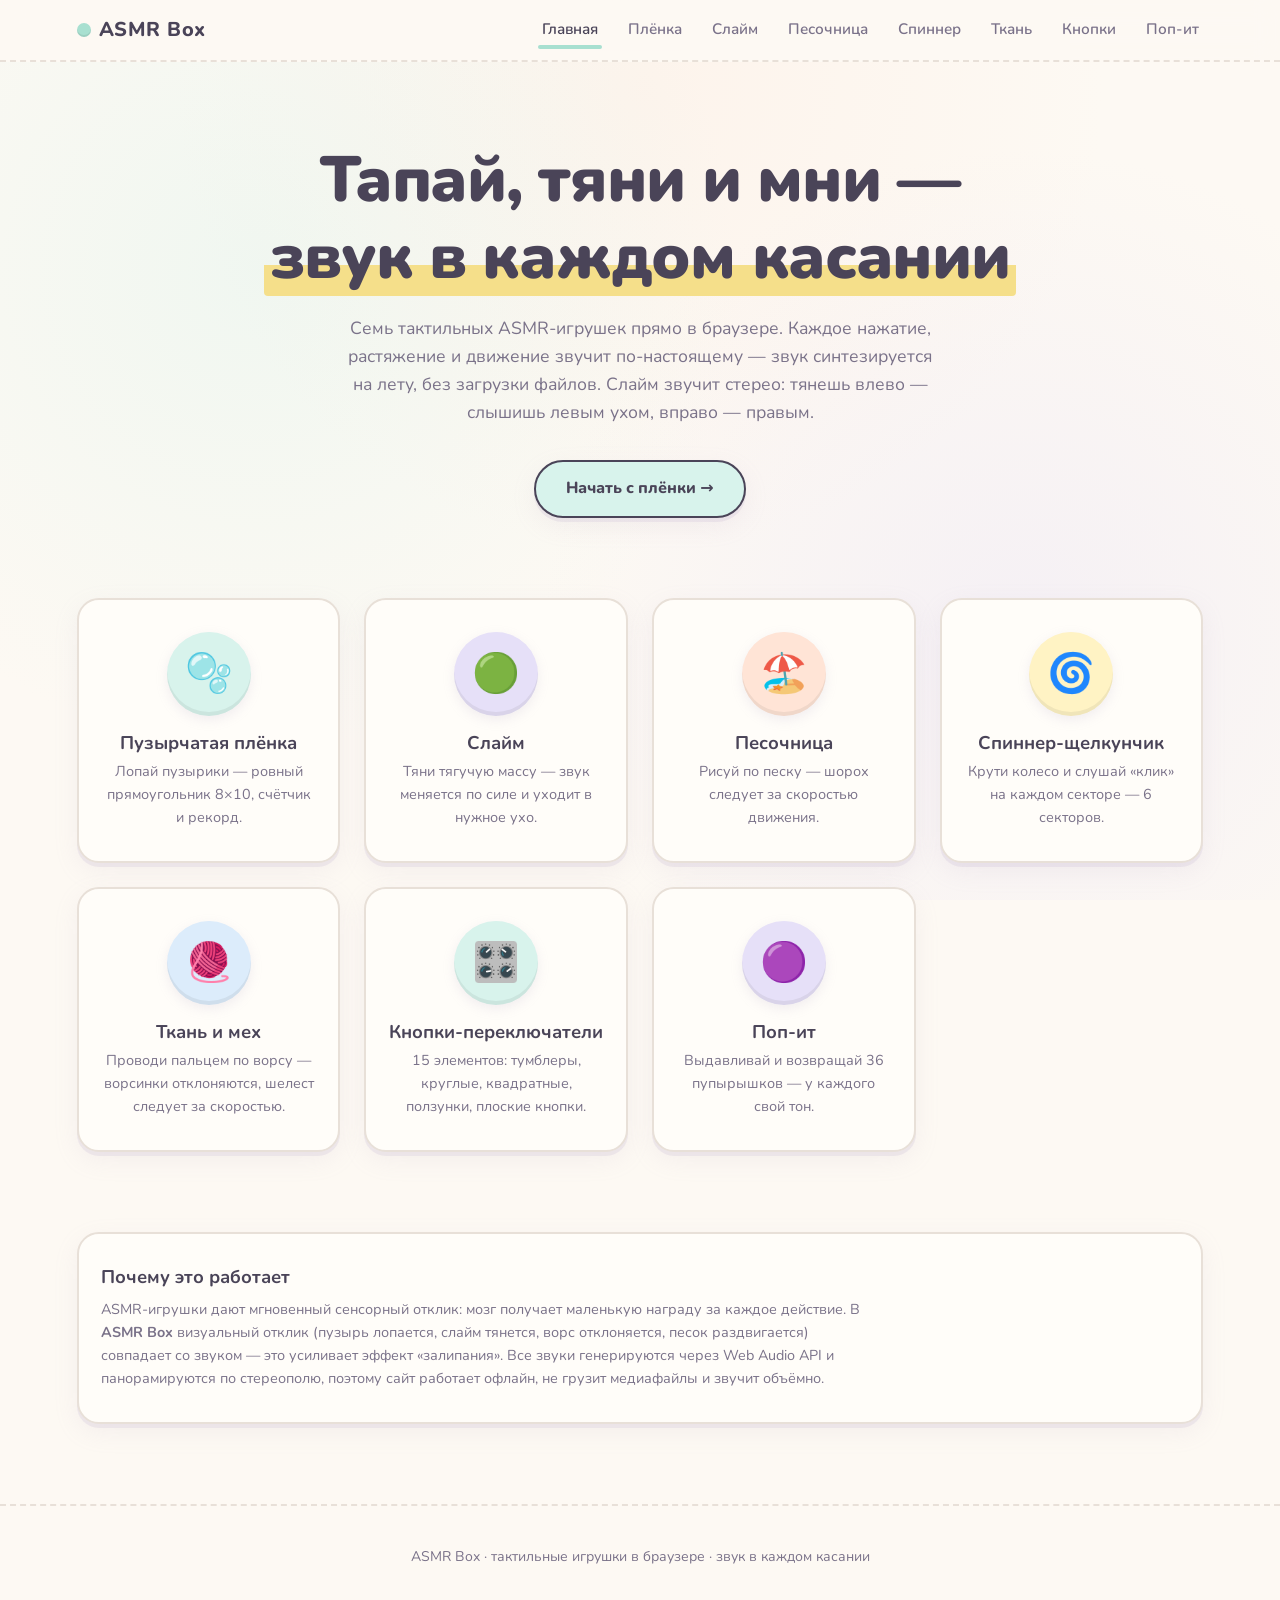
<file: index.html>
<!DOCTYPE html>
<html lang="ru">
<head>
  <meta charset="UTF-8">
  <meta name="viewport" content="width=device-width, initial-scale=1.0">
  <title>ASMR Box — тактильные игрушки в браузере</title>
  <meta name="description" content="7 ASMR-игрушек со звуком: пузырчатая плёнка, слайм, песочница, спиннер, ткань, кнопки и поп-ит. Тапай, тяни, мни — всё в браузере, без регистрации.">
  <link rel="preconnect" href="https://fonts.googleapis.com">
  <link rel="preconnect" href="https://fonts.gstatic.com" crossorigin>
  <link href="https://fonts.googleapis.com/css2?family=Nunito:wght@400;600;700;800;900&display=swap" rel="stylesheet">
  <link rel="stylesheet" href="style.css">
</head>
<body>
  <nav>
    <div class="logo"><span class="dot"></span> ASMR Box</div>
    <ul>
      <li><a href="index.html" class="active">Главная</a></li>
      <li><a href="pop.html">Плёнка</a></li>
      <li><a href="slime.html">Слайм</a></li>
      <li><a href="sand.html">Песочница</a></li>
      <li><a href="spinner.html">Спиннер</a></li>
      <li><a href="fabric.html">Ткань</a></li>
      <li><a href="switches.html">Кнопки</a></li>
      <li><a href="popit.html">Поп-ит</a></li>
    </ul>
  </nav>

  <header class="hero">
    <h1>Тапай, тяни и мни —<br><span class="hl">звук в каждом касании</span></h1>
    <p>
      Семь тактильных ASMR-игрушек прямо в браузере. Каждое нажатие, растяжение
      и движение звучит по-настоящему — звук синтезируется на лету, без загрузки
      файлов. Слайм звучит стерео: тянешь влево — слышишь левым ухом, вправо — правым.
    </p>
    <a href="pop.html" class="btn mint">Начать с плёнки →</a>
  </header>

  <section class="zones">
    <a href="pop.html" class="zone-card">
      <div class="zone-icon mint">🫧</div>
      <h3>Пузырчатая плёнка</h3>
      <p>Лопай пузырики — ровный прямоугольник 8×10, счётчик и рекорд.</p>
    </a>

    <a href="slime.html" class="zone-card">
      <div class="zone-icon lav">🟢</div>
      <h3>Слайм</h3>
      <p>Тяни тягучую массу — звук меняется по силе и уходит в нужное ухо.</p>
    </a>

    <a href="sand.html" class="zone-card">
      <div class="zone-icon peach">🏖️</div>
      <h3>Песочница</h3>
      <p>Рисуй по песку — шорох следует за скоростью движения.</p>
    </a>

    <a href="spinner.html" class="zone-card">
      <div class="zone-icon butter">🌀</div>
      <h3>Спиннер-щелкунчик</h3>
      <p>Крути колесо и слушай «клик» на каждом секторе — 6 секторов.</p>
    </a>

    <a href="fabric.html" class="zone-card">
      <div class="zone-icon sky">🧶</div>
      <h3>Ткань и мех</h3>
      <p>Проводи пальцем по ворсу — ворсинки отклоняются, шелест следует за скоростью.</p>
    </a>

    <a href="switches.html" class="zone-card">
      <div class="zone-icon mint">🎛️</div>
      <h3>Кнопки-переключатели</h3>
      <p>15 элементов: тумблеры, круглые, квадратные, ползунки, плоские кнопки.</p>
    </a>

    <a href="popit.html" class="zone-card">
      <div class="zone-icon lav">🟣</div>
      <h3>Поп-ит</h3>
      <p>Выдавливай и возвращай 36 пупырышков — у каждого свой тон.</p>
    </a>
  </section>

  <section class="zones" style="padding-top:0;">
    <div class="zone-card" style="cursor:default;text-align:left;grid-column:1/-1;align-items:flex-start;">
      <h3 style="margin-bottom:10px;">Почему это работает</h3>
      <p style="color:var(--ink-soft);max-width:760px;">
        ASMR-игрушки дают мгновенный сенсорный отклик: мозг получает маленькую
        награду за каждое действие. В <b>ASMR Box</b> визуальный отклик (пузырь
        лопается, слайм тянется, ворс отклоняется, песок раздвигается) совпадает
        со звуком — это усиливает эффект «залипания». Все звуки генерируются через
        Web Audio API и панорамируются по стереополю, поэтому сайт работает офлайн,
        не грузит медиафайлы и звучит объёмно.
      </p>
    </div>
  </section>

  <footer>
    <p>ASMR Box · тактильные игрушки в браузере · звук в каждом касании</p>
  </footer>

  <script src="audio.js"></script>
</body>
</html>
</file>
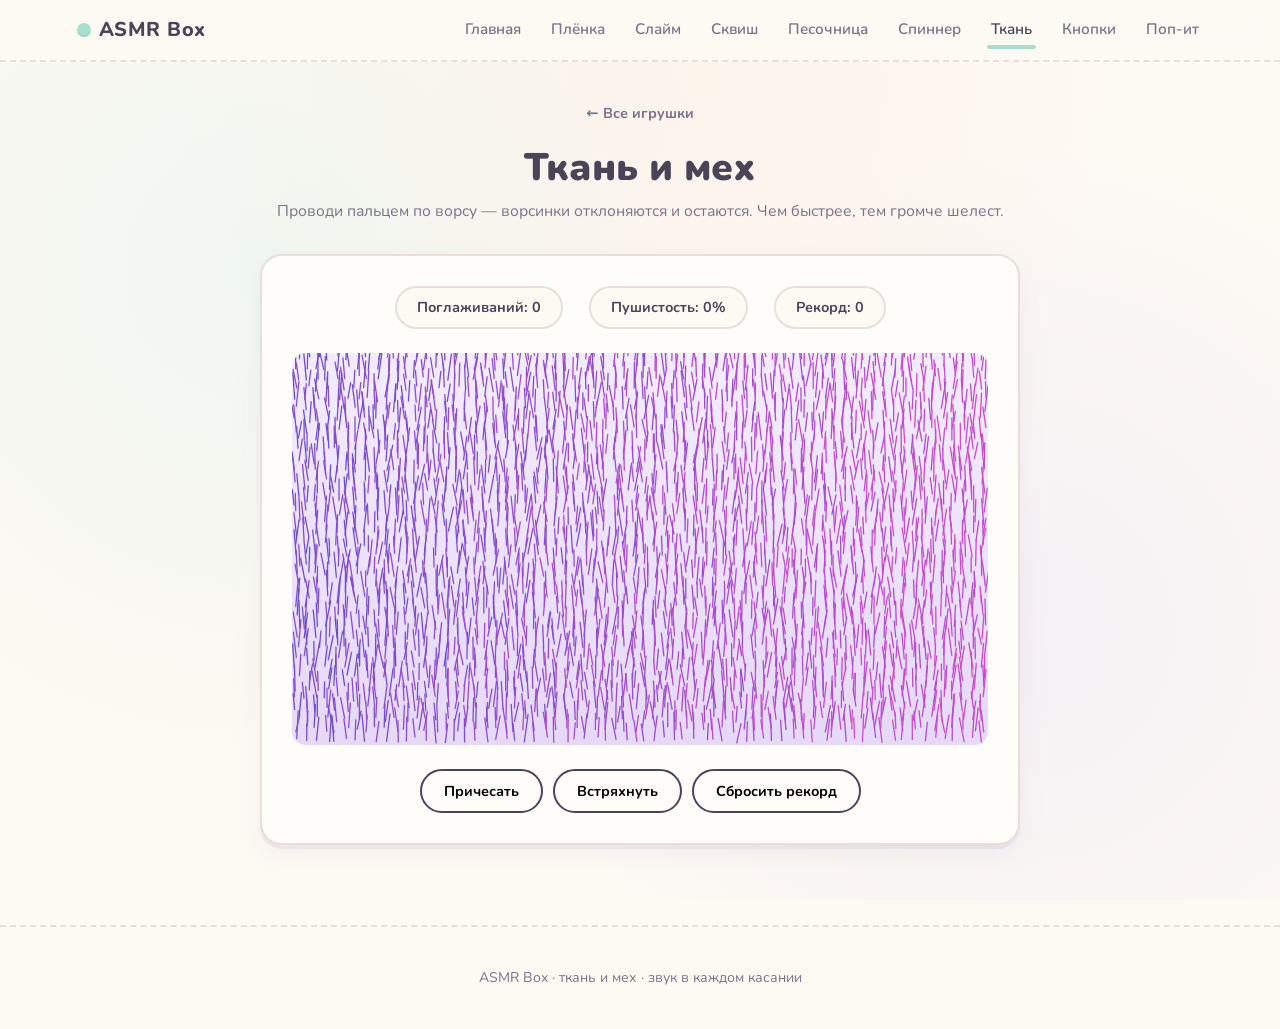
<file: fabric.html>
<!DOCTYPE html>
<html lang="ru">
<head>
  <meta charset="UTF-8">
  <meta name="viewport" content="width=device-width, initial-scale=1.0">
  <title>Ткань и мех — ASMR Box</title>
  <link rel="preconnect" href="https://fonts.googleapis.com">
  <link rel="preconnect" href="https://fonts.gstatic.com" crossorigin>
  <link href="https://fonts.googleapis.com/css2?family=Nunito:wght@400;600;700;800;900&display=swap" rel="stylesheet">
  <link rel="stylesheet" href="style.css">
</head>
<body>
  <nav>
    <div class="logo"><span class="dot"></span> ASMR Box</div>
    <ul>
      <li><a href="index.html">Главная</a></li>
      <li><a href="pop.html">Плёнка</a></li>
      <li><a href="slime.html">Слайм</a></li>
      <li><a href="squish.html">Сквиш</a></li>
      <li><a href="sand.html">Песочница</a></li>
      <li><a href="spinner.html">Спиннер</a></li>
      <li><a href="fabric.html" class="active">Ткань</a></li>
      <li><a href="switches.html">Кнопки</a></li>
      <li><a href="popit.html">Поп-ит</a></li>
    </ul>
  </nav>

  <section class="work" id="fabricRoot">
    <a href="index.html" class="back-link">← Все игрушки</a>
    <h1>Ткань и мех</h1>
    <p class="hint">Проводи пальцем по ворсу — ворсинки отклоняются и остаются. Чем быстрее, тем громче шелест.</p>

    <div class="stage">
      <div class="hud">
        <div class="stat">Поглаживаний: <b id="fabStrokes">0</b></div>
        <div class="stat">Пушистость: <b id="fabFluff">0%</b></div>
        <div class="stat">Рекорд: <b id="fabRecord">0</b></div>
      </div>

      <div class="fabric-area" id="fabricArea">
        <canvas id="fabricCanvas"></canvas>
      </div>

      <div class="sand-controls" style="margin-top:24px;">
        <button id="fabBrushBtn" type="button">Причесать</button>
        <button id="fabShakeBtn" type="button">Встряхнуть</button>
        <button id="fabResetBtn" type="button">Сбросить рекорд</button>
      </div>
    </div>
  </section>

  <footer>
    <p>ASMR Box · ткань и мех · звук в каждом касании</p>
  </footer>

  <div class="toast" id="toast"></div>

  <script src="audio.js"></script>
  <script src="fabric.js"></script>
</body>
</html>
</file>
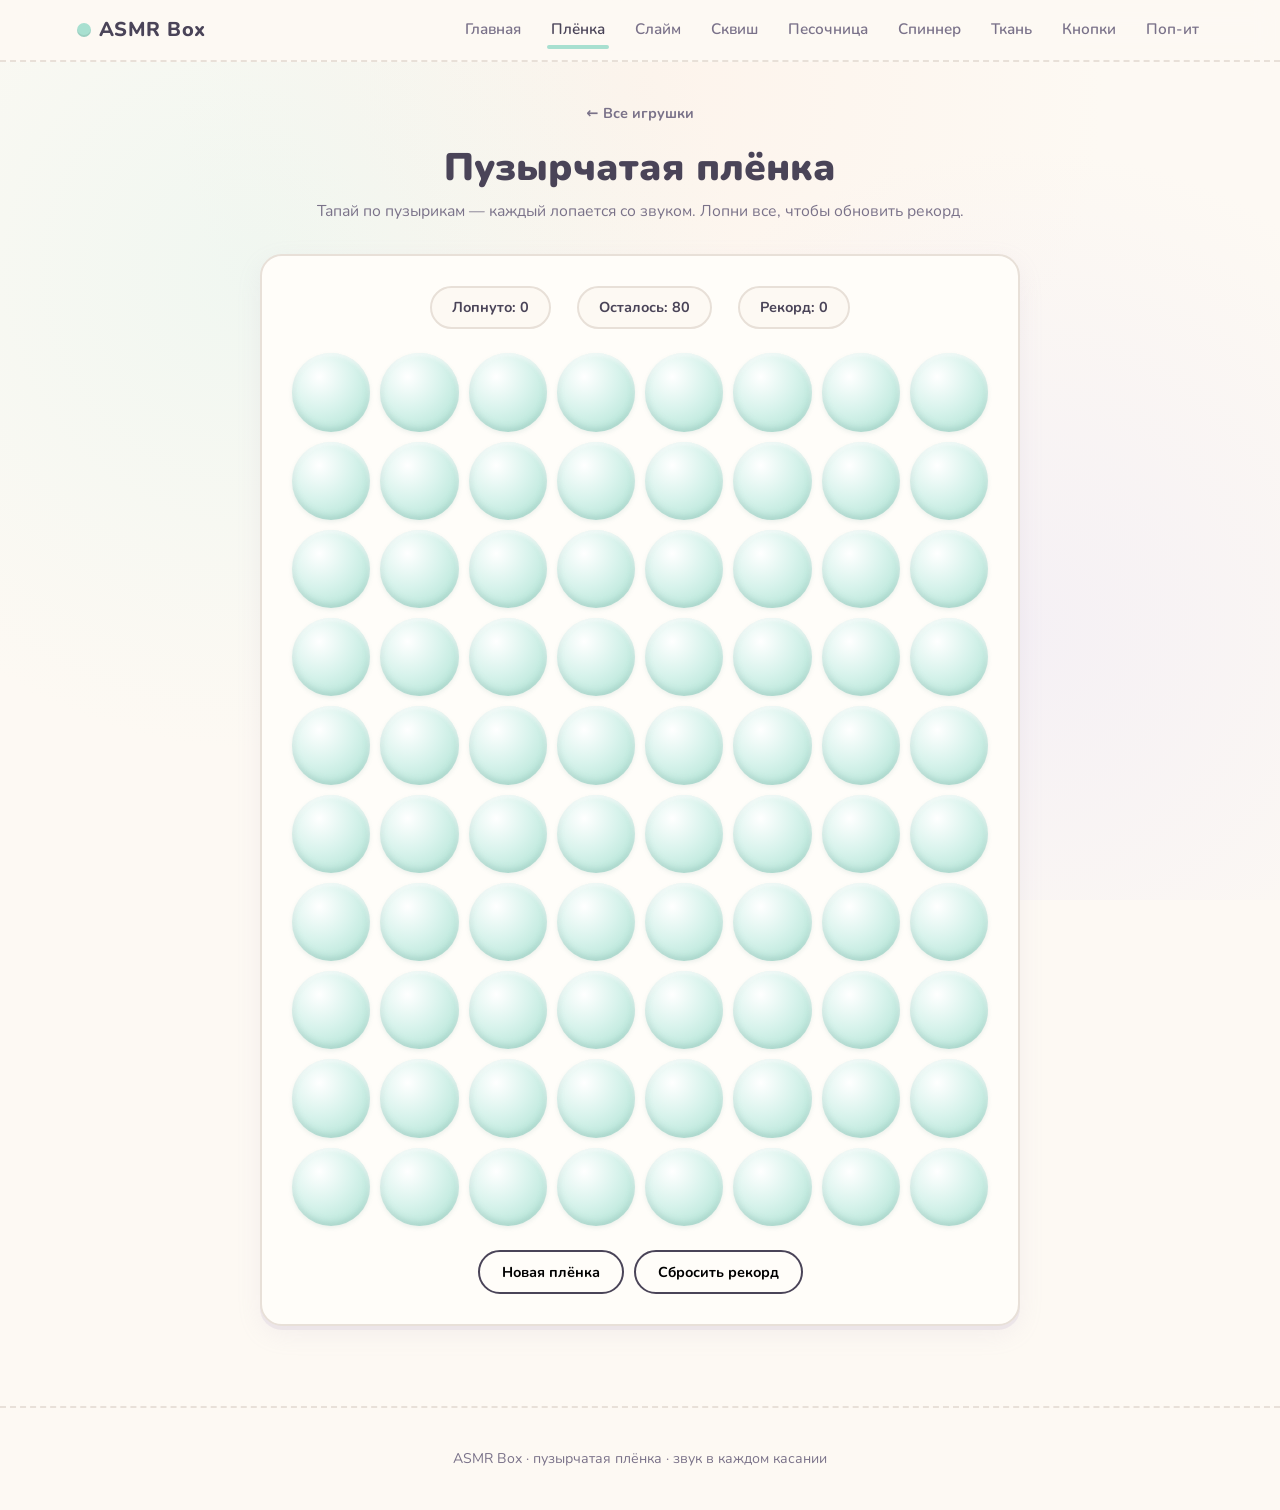
<file: pop.html>
<!DOCTYPE html>
<html lang="ru">
<head>
  <meta charset="UTF-8">
  <meta name="viewport" content="width=device-width, initial-scale=1.0">
  <title>Пузырчатая плёнка — ASMR Box</title>
  <link rel="preconnect" href="https://fonts.googleapis.com">
  <link rel="preconnect" href="https://fonts.gstatic.com" crossorigin>
  <link href="https://fonts.googleapis.com/css2?family=Nunito:wght@400;600;700;800;900&display=swap" rel="stylesheet">
  <link rel="stylesheet" href="style.css">
</head>
<body>
  <nav>
    <div class="logo"><span class="dot"></span> ASMR Box</div>
    <ul>
      <li><a href="index.html">Главная</a></li>
      <li><a href="pop.html" class="active">Плёнка</a></li>
      <li><a href="slime.html">Слайм</a></li>
      <li><a href="squish.html">Сквиш</a></li>
      <li><a href="sand.html">Песочница</a></li>
      <li><a href="spinner.html">Спиннер</a></li>
      <li><a href="fabric.html">Ткань</a></li>
      <li><a href="switches.html">Кнопки</a></li>
      <li><a href="popit.html">Поп-ит</a></li>
    </ul>
  </nav>

  <section class="work" id="popRoot">
    <a href="index.html" class="back-link">← Все игрушки</a>
    <h1>Пузырчатая плёнка</h1>
    <p class="hint">Тапай по пузырикам — каждый лопается со звуком. Лопни все, чтобы обновить рекорд.</p>

    <div class="stage">
      <div class="hud">
        <div class="stat">Лопнуто: <b id="popCount">0</b></div>
        <div class="stat">Осталось: <b id="popLeft">0</b></div>
        <div class="stat">Рекорд: <b id="popRecord">0</b></div>
      </div>

      <div class="bubble-grid" id="bubbleGrid"></div>

      <div class="sand-controls" style="margin-top:24px;">
        <button id="newSheetBtn" type="button">Новая плёнка</button>
        <button id="resetRecordBtn" type="button">Сбросить рекорд</button>
      </div>
    </div>
  </section>

  <footer>
    <p>ASMR Box · пузырчатая плёнка · звук в каждом касании</p>
  </footer>

  <div class="toast" id="toast"></div>

  <script src="audio.js"></script>
  <script src="pop.js"></script>
</body>
</html>
</file>
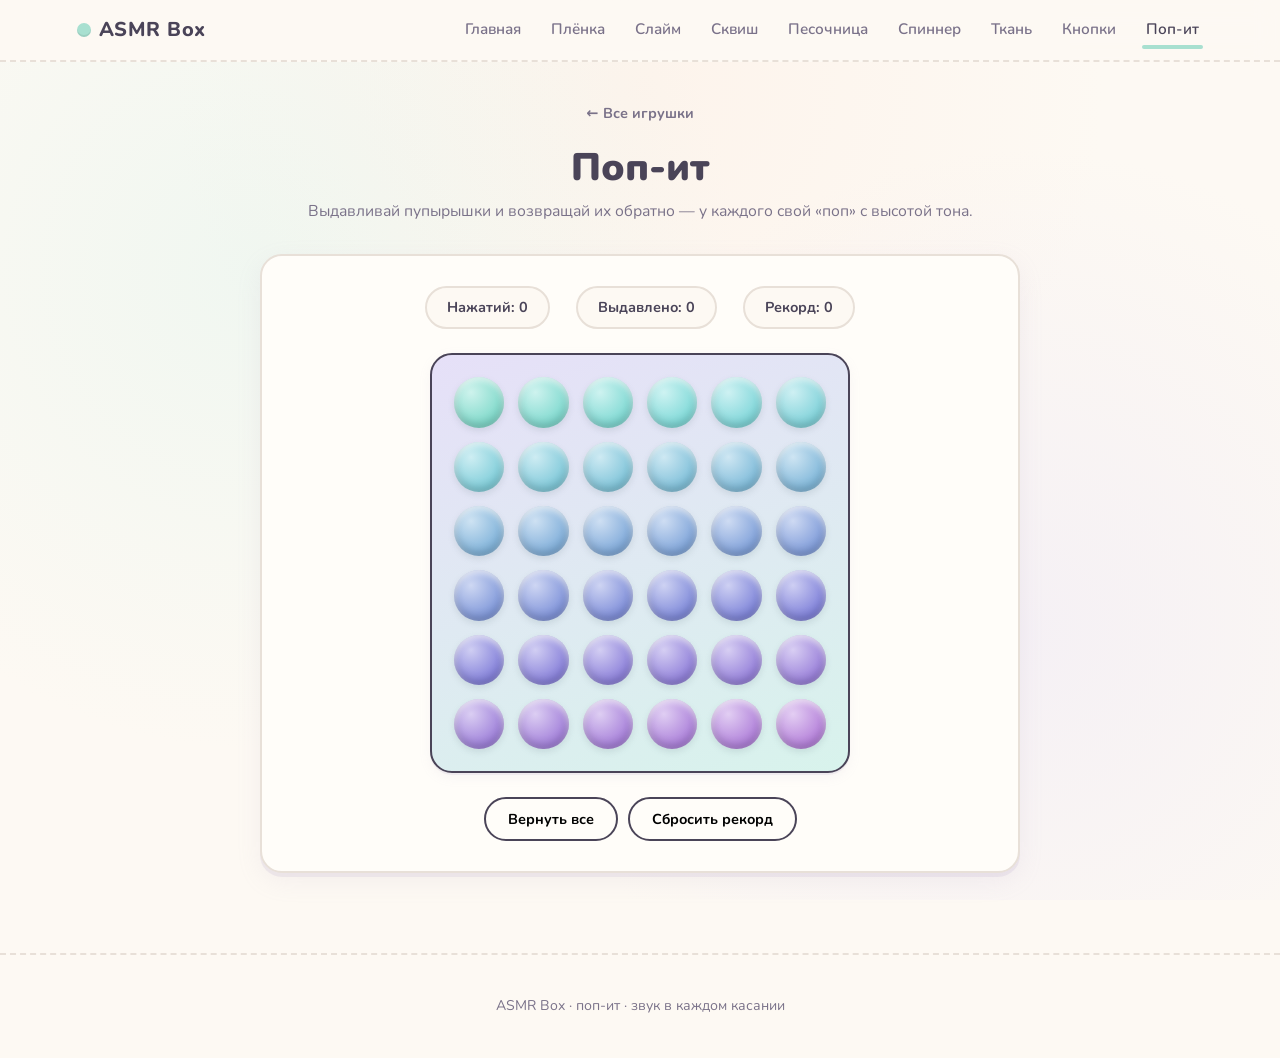
<file: popit.html>
<!DOCTYPE html>
<html lang="ru">
<head>
  <meta charset="UTF-8">
  <meta name="viewport" content="width=device-width, initial-scale=1.0">
  <title>Поп-ит — ASMR Box</title>
  <link rel="preconnect" href="https://fonts.googleapis.com">
  <link rel="preconnect" href="https://fonts.gstatic.com" crossorigin>
  <link href="https://fonts.googleapis.com/css2?family=Nunito:wght@400;600;700;800;900&display=swap" rel="stylesheet">
  <link rel="stylesheet" href="style.css">
</head>
<body>
  <nav>
    <div class="logo"><span class="dot"></span> ASMR Box</div>
    <ul>
      <li><a href="index.html">Главная</a></li>
      <li><a href="pop.html">Плёнка</a></li>
      <li><a href="slime.html">Слайм</a></li>
      <li><a href="squish.html">Сквиш</a></li>
      <li><a href="sand.html">Песочница</a></li>
      <li><a href="spinner.html">Спиннер</a></li>
      <li><a href="fabric.html">Ткань</a></li>
      <li><a href="switches.html">Кнопки</a></li>
      <li><a href="popit.html" class="active">Поп-ит</a></li>
    </ul>
  </nav>

  <section class="work" id="popitRoot">
    <a href="index.html" class="back-link">← Все игрушки</a>
    <h1>Поп-ит</h1>
    <p class="hint">Выдавливай пупырышки и возвращай их обратно — у каждого свой «поп» с высотой тона.</p>

    <div class="stage">
      <div class="hud">
        <div class="stat">Нажатий: <b id="poCount">0</b></div>
        <div class="stat">Выдавлено: <b id="poPushed">0</b></div>
        <div class="stat">Рекорд: <b id="poRecord">0</b></div>
      </div>

      <div class="popit-board" id="popitBoard"></div>

      <div class="sand-controls" style="margin-top:24px;">
        <button id="poResetAllBtn" type="button">Вернуть все</button>
        <button id="poResetRecordBtn" type="button">Сбросить рекорд</button>
      </div>
    </div>
  </section>

  <footer>
    <p>ASMR Box · поп-ит · звук в каждом касании</p>
  </footer>

  <div class="toast" id="toast"></div>

  <script src="audio.js"></script>
  <script src="popit.js"></script>
</body>
</html>
</file>
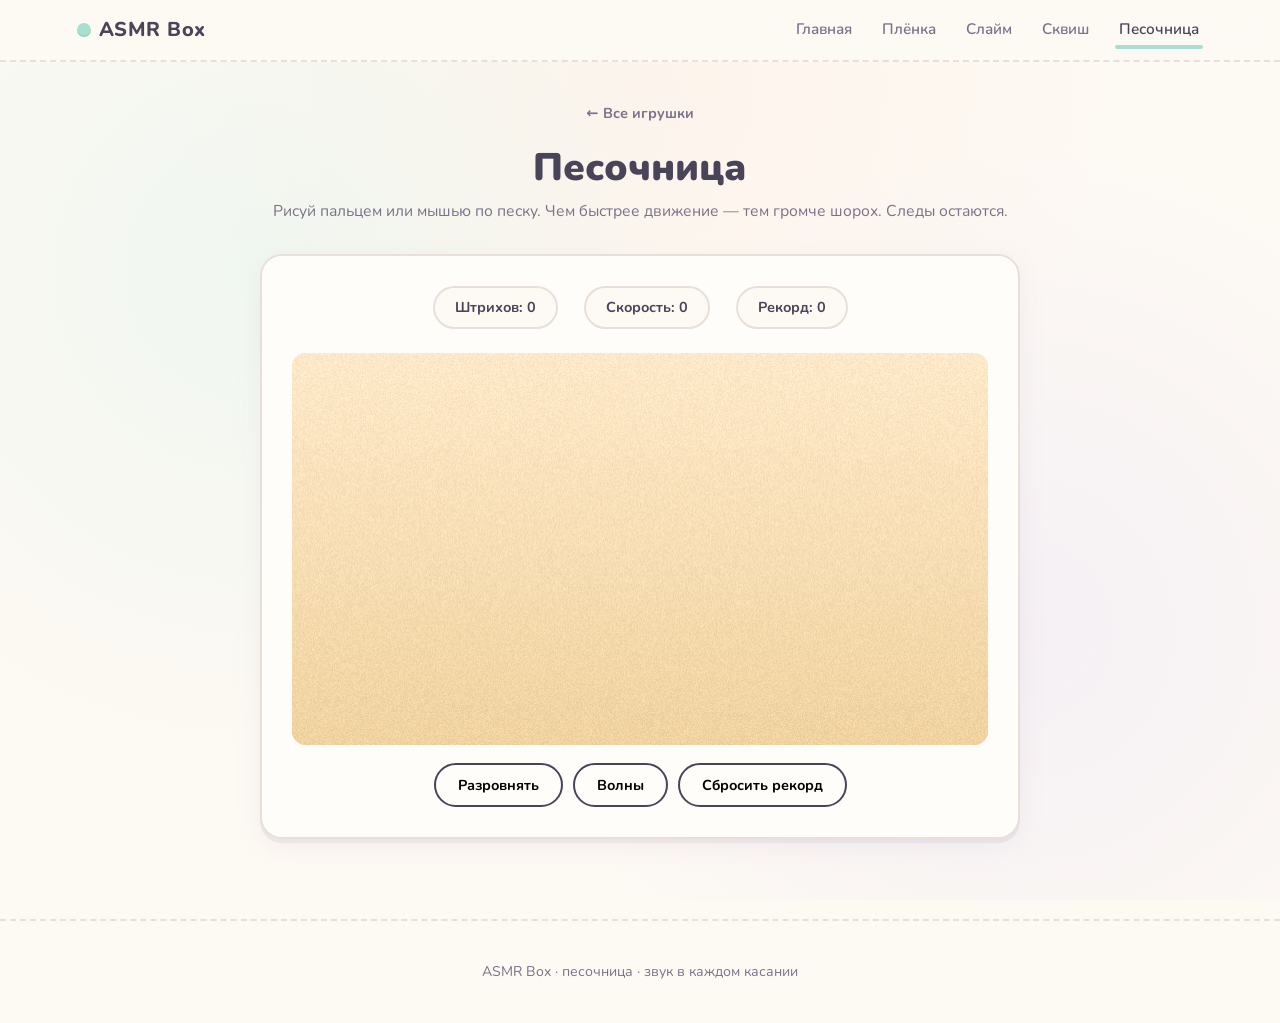
<file: sand.html>
<!DOCTYPE html>
<html lang="ru">
<head>
  <meta charset="UTF-8">
  <meta name="viewport" content="width=device-width, initial-scale=1.0">
  <title>Песочница — ASMR Box</title>
  <link rel="preconnect" href="https://fonts.googleapis.com">
  <link rel="preconnect" href="https://fonts.gstatic.com" crossorigin>
  <link href="https://fonts.googleapis.com/css2?family=Nunito:wght@400;600;700;800;900&display=swap" rel="stylesheet">
  <link rel="stylesheet" href="style.css">
</head>
<body>
  <nav>
    <div class="logo"><span class="dot"></span> ASMR Box</div>
    <ul>
      <li><a href="index.html">Главная</a></li>
      <li><a href="pop.html">Плёнка</a></li>
      <li><a href="slime.html">Слайм</a></li>
      <li><a href="squish.html">Сквиш</a></li>
      <li><a href="sand.html" class="active">Песочница</a></li>
    </ul>
  </nav>

  <section class="work" id="sandRoot">
    <a href="index.html" class="back-link">← Все игрушки</a>
    <h1>Песочница</h1>
    <p class="hint">Рисуй пальцем или мышью по песку. Чем быстрее движение — тем громче шорох. Следы остаются.</p>

    <div class="stage">
      <div class="hud">
        <div class="stat">Штрихов: <b id="sandStrokes">0</b></div>
        <div class="stat">Скорость: <b id="sandSpeed">0</b></div>
        <div class="stat">Рекорд: <b id="sandRecord">0</b></div>
      </div>

      <div class="sand-area" id="sandArea">
        <canvas id="sandCanvas"></canvas>
      </div>

      <div class="sand-controls">
        <button id="sandSmoothBtn" type="button">Разровнять</button>
        <button id="sandWaveBtn" type="button">Волны</button>
        <button id="sandResetRecordBtn" type="button">Сбросить рекорд</button>
      </div>
    </div>
  </section>

  <footer>
    <p>ASMR Box · песочница · звук в каждом касании</p>
  </footer>

  <div class="toast" id="toast"></div>

  <script src="audio.js"></script>
  <script src="sand.js"></script>
</body>
</html>
</file>
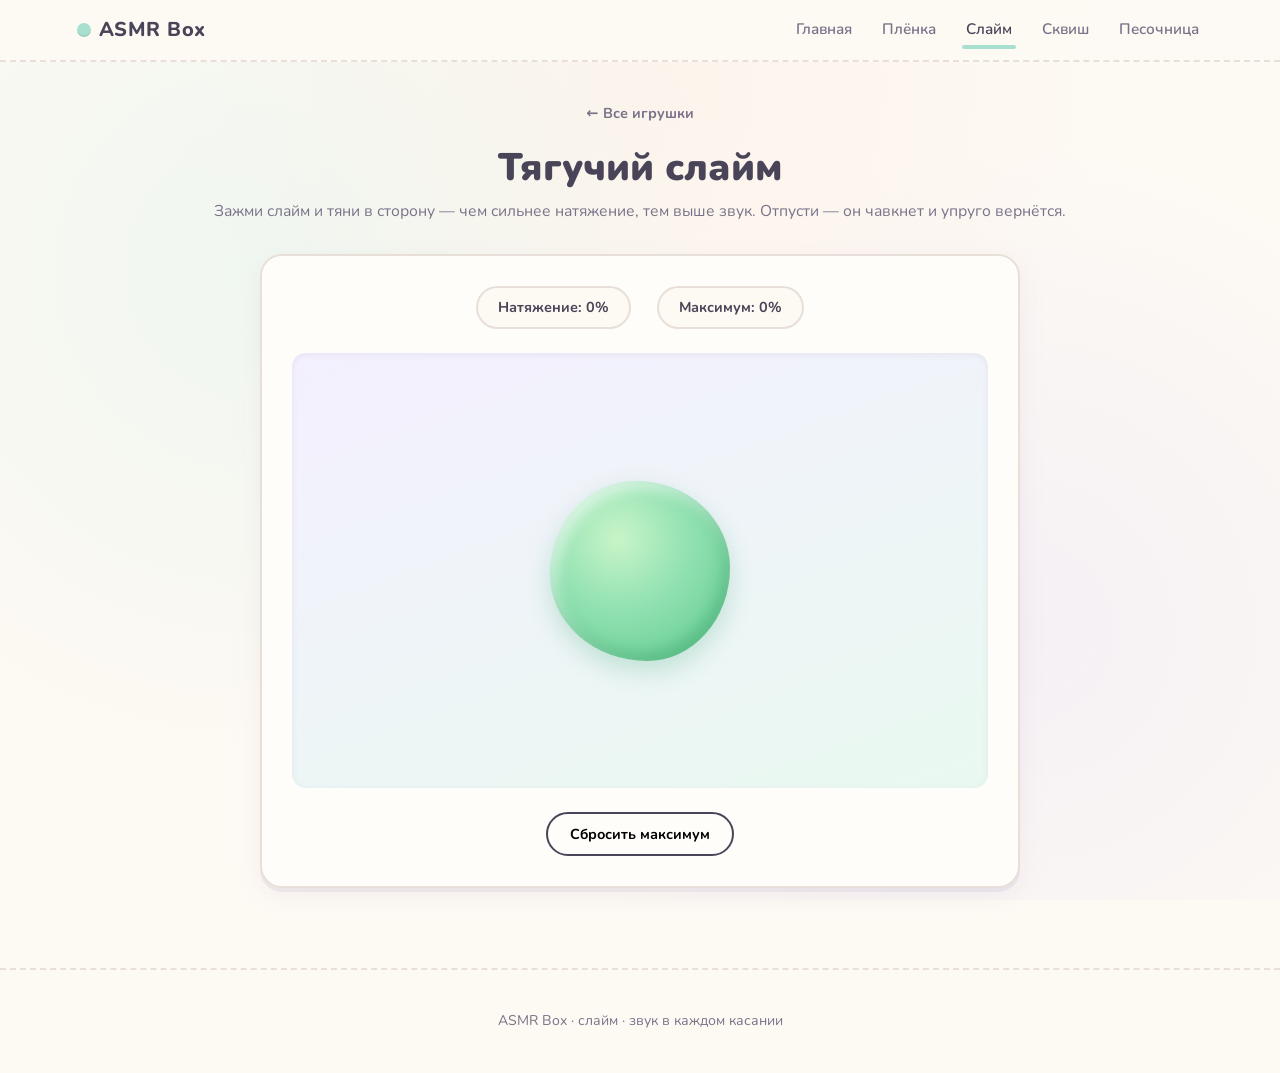
<file: slime.html>
<!DOCTYPE html>
<html lang="ru">
<head>
  <meta charset="UTF-8">
  <meta name="viewport" content="width=device-width, initial-scale=1.0">
  <title>Слайм — ASMR Box</title>
  <link rel="preconnect" href="https://fonts.googleapis.com">
  <link rel="preconnect" href="https://fonts.gstatic.com" crossorigin>
  <link href="https://fonts.googleapis.com/css2?family=Nunito:wght@400;600;700;800;900&display=swap" rel="stylesheet">
  <link rel="stylesheet" href="style.css">
</head>
<body>
  <nav>
    <div class="logo"><span class="dot"></span> ASMR Box</div>
    <ul>
      <li><a href="index.html">Главная</a></li>
      <li><a href="pop.html">Плёнка</a></li>
      <li><a href="slime.html" class="active">Слайм</a></li>
      <li><a href="squish.html">Сквиш</a></li>
      <li><a href="sand.html">Песочница</a></li>
    </ul>
  </nav>

  <section class="work" id="slimeRoot">
    <a href="index.html" class="back-link">← Все игрушки</a>
    <h1>Тягучий слайм</h1>
    <p class="hint">Зажми слайм и тяни в сторону — чем сильнее натяжение, тем выше звук. Отпусти — он чавкнет и упруго вернётся.</p>

    <div class="stage">
      <div class="hud">
        <div class="stat">Натяжение: <b id="slimeStretch">0%</b></div>
        <div class="stat">Максимум: <b id="slimeMax">0%</b></div>
      </div>

      <div class="slime-area" id="slimeArea">
        <div class="slime-blob" id="slimeBlob"></div>
      </div>

      <div class="sand-controls" style="margin-top:24px;">
        <button id="slimeResetBtn" type="button">Сбросить максимум</button>
      </div>
    </div>
  </section>

  <footer>
    <p>ASMR Box · слайм · звук в каждом касании</p>
  </footer>

  <div class="toast" id="toast"></div>

  <script src="audio.js"></script>
  <script src="slime.js"></script>
</body>
</html>
</file>
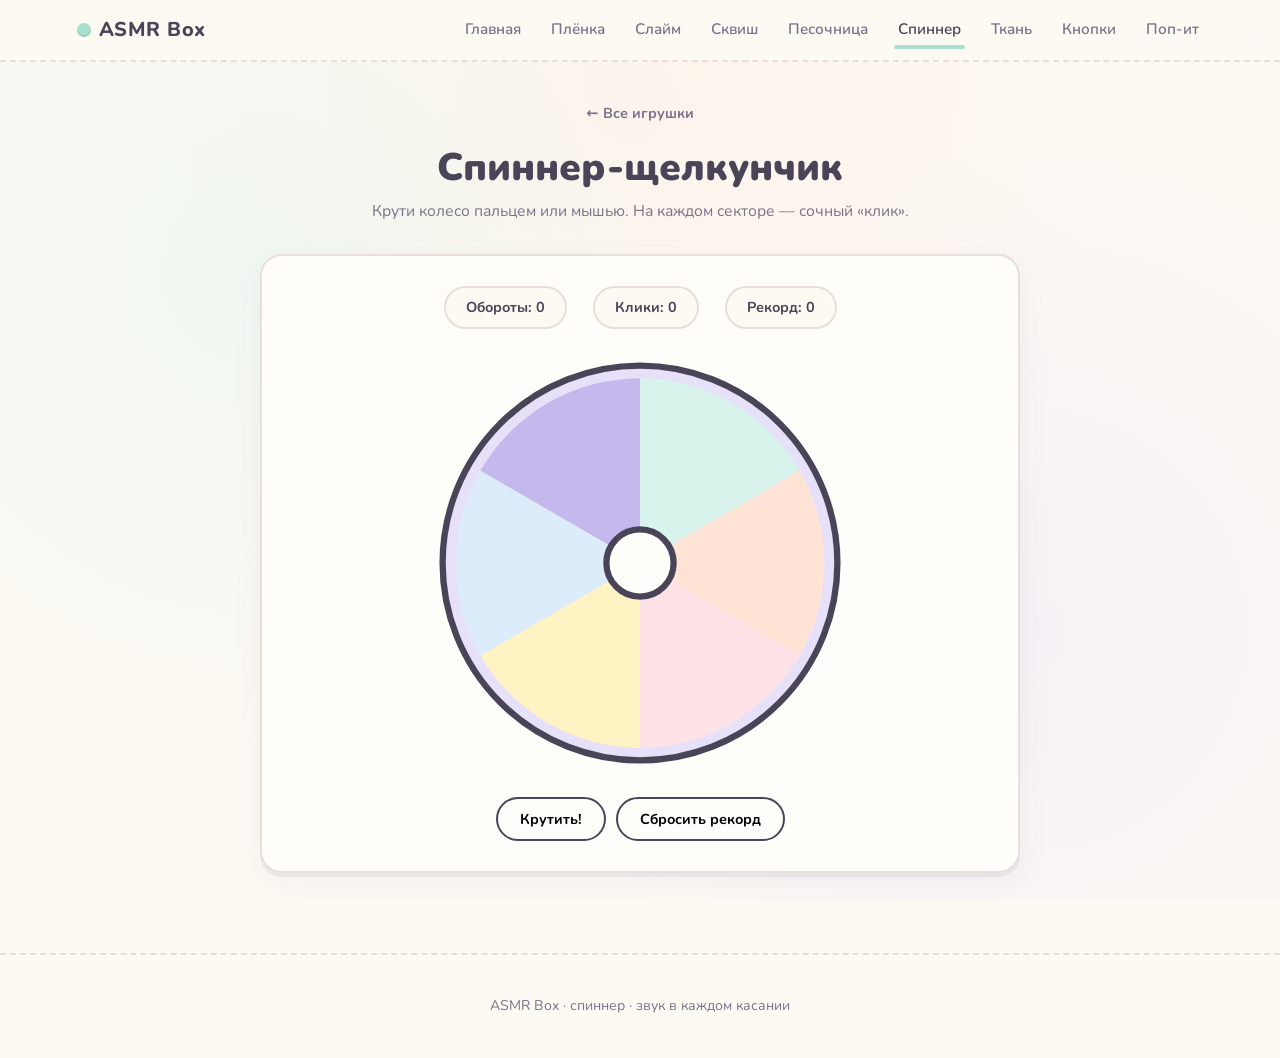
<file: spinner.html>
<!DOCTYPE html>
<html lang="ru">
<head>
  <meta charset="UTF-8">
  <meta name="viewport" content="width=device-width, initial-scale=1.0">
  <title>Спиннер — ASMR Box</title>
  <link rel="preconnect" href="https://fonts.googleapis.com">
  <link rel="preconnect" href="https://fonts.gstatic.com" crossorigin>
  <link href="https://fonts.googleapis.com/css2?family=Nunito:wght@400;600;700;800;900&display=swap" rel="stylesheet">
  <link rel="stylesheet" href="style.css">
</head>
<body>
  <nav>
    <div class="logo"><span class="dot"></span> ASMR Box</div>
    <ul>
      <li><a href="index.html">Главная</a></li>
      <li><a href="pop.html">Плёнка</a></li>
      <li><a href="slime.html">Слайм</a></li>
      <li><a href="squish.html">Сквиш</a></li>
      <li><a href="sand.html">Песочница</a></li>
      <li><a href="spinner.html" class="active">Спиннер</a></li>
      <li><a href="fabric.html">Ткань</a></li>
      <li><a href="switches.html">Кнопки</a></li>
      <li><a href="popit.html">Поп-ит</a></li>
    </ul>
  </nav>

  <section class="work" id="spinnerRoot">
    <a href="index.html" class="back-link">← Все игрушки</a>
    <h1>Спиннер-щелкунчик</h1>
    <p class="hint">Крути колесо пальцем или мышью. На каждом секторе — сочный «клик».</p>

    <div class="stage">
      <div class="hud">
        <div class="stat">Обороты: <b id="spinTurns">0</b></div>
        <div class="stat">Клики: <b id="spinClicks">0</b></div>
        <div class="stat">Рекорд: <b id="spinRecord">0</b></div>
      </div>

      <div class="spin-area" id="spinArea">
        <div class="spinner-wheel" id="spinnerWheel">
          <svg viewBox="0 0 200 200" id="spinnerSvg">
            <g id="spinnerGroup">
              <circle cx="100" cy="100" r="94" fill="#e6e0f8" stroke="#4a4458" stroke-width="3"/>
              <path d="M100 100 L100 12 A88 88 0 0 1 176 56 Z" fill="#d8f3ec"/>
              <path d="M100 100 L176 56 A88 88 0 0 1 176 144 Z" fill="#ffe4d6"/>
              <path d="M100 100 L176 144 A88 88 0 0 1 100 188 Z" fill="#fde2e7"/>
              <path d="M100 100 L100 188 A88 88 0 0 1 24 144 Z" fill="#fff3c4"/>
              <path d="M100 100 L24 144 A88 88 0 0 1 24 56 Z" fill="#dcecfb"/>
              <path d="M100 100 L24 56 A88 88 0 0 1 100 12 Z" fill="#c4b8ec"/>
              <circle cx="100" cy="100" r="16" fill="#fffdf9" stroke="#4a4458" stroke-width="3"/>
            </g>
          </svg>
        </div>
      </div>

      <div class="sand-controls" style="margin-top:24px;">
        <button id="spinKickBtn" type="button">Крутить!</button>
        <button id="spinResetBtn" type="button">Сбросить рекорд</button>
      </div>
    </div>
  </section>

  <footer>
    <p>ASMR Box · спиннер · звук в каждом касании</p>
  </footer>

  <div class="toast" id="toast"></div>

  <script src="audio.js"></script>
  <script src="spinner.js"></script>
</body>
</html>
</file>
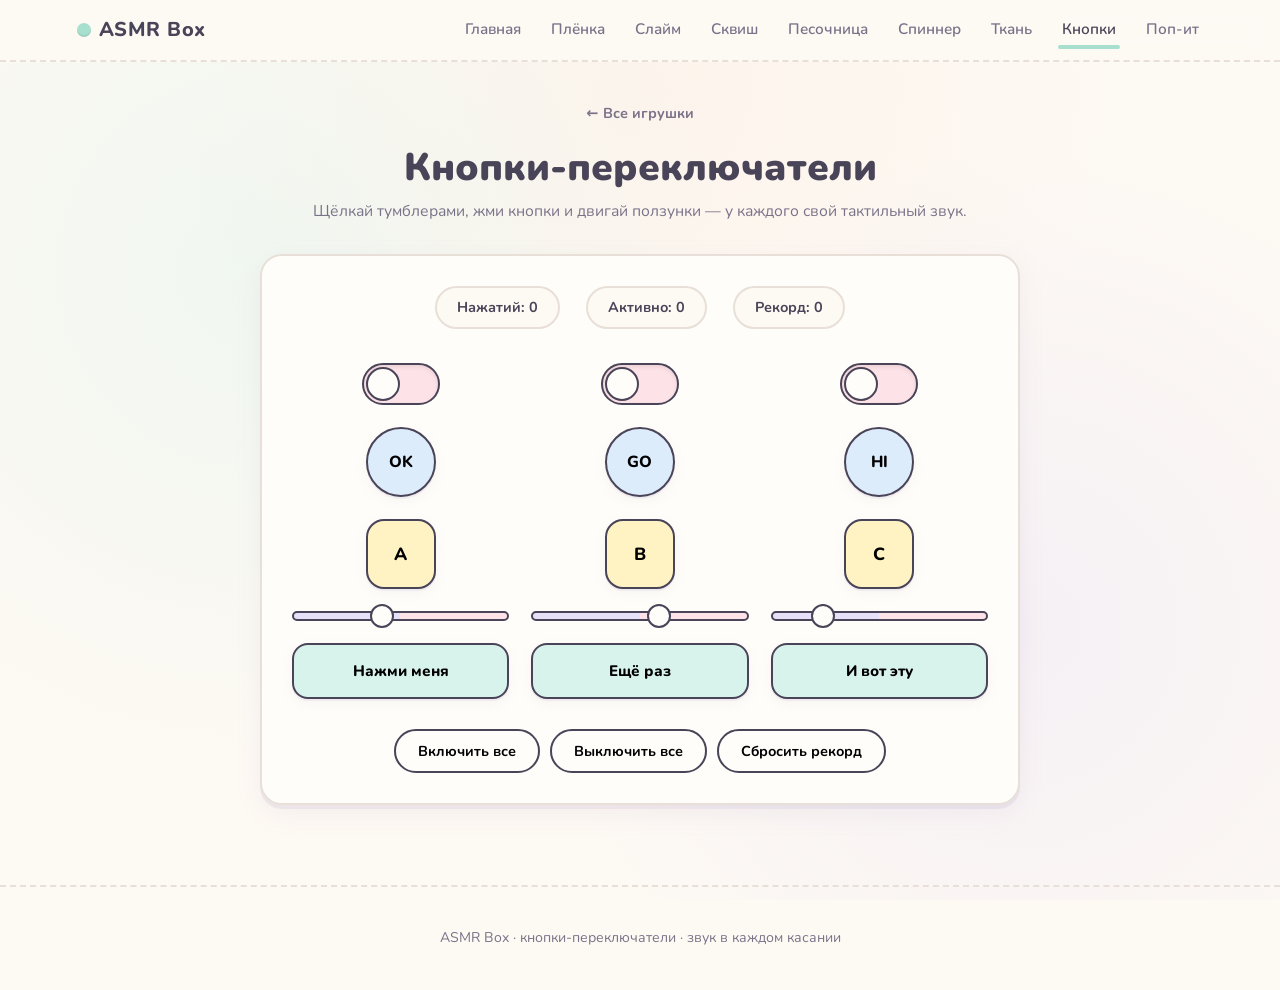
<file: switches.html>
<!DOCTYPE html>
<html lang="ru">
<head>
  <meta charset="UTF-8">
  <meta name="viewport" content="width=device-width, initial-scale=1.0">
  <title>Кнопки-переключатели — ASMR Box</title>
  <link rel="preconnect" href="https://fonts.googleapis.com">
  <link rel="preconnect" href="https://fonts.gstatic.com" crossorigin>
  <link href="https://fonts.googleapis.com/css2?family=Nunito:wght@400;600;700;800;900&display=swap" rel="stylesheet">
  <link rel="stylesheet" href="style.css">
</head>
<body>
  <nav>
    <div class="logo"><span class="dot"></span> ASMR Box</div>
    <ul>
      <li><a href="index.html">Главная</a></li>
      <li><a href="pop.html">Плёнка</a></li>
      <li><a href="slime.html">Слайм</a></li>
      <li><a href="squish.html">Сквиш</a></li>
      <li><a href="sand.html">Песочница</a></li>
      <li><a href="spinner.html">Спиннер</a></li>
      <li><a href="fabric.html">Ткань</a></li>
      <li><a href="switches.html" class="active">Кнопки</a></li>
      <li><a href="popit.html">Поп-ит</a></li>
    </ul>
  </nav>

  <section class="work" id="switchRoot">
    <a href="index.html" class="back-link">← Все игрушки</a>
    <h1>Кнопки-переключатели</h1>
    <p class="hint">Щёлкай тумблерами, жми кнопки и двигай ползунки — у каждого свой тактильный звук.</p>

    <div class="stage">
      <div class="hud">
        <div class="stat">Нажатий: <b id="swCount">0</b></div>
        <div class="stat">Активно: <b id="swActive">0</b></div>
        <div class="stat">Рекорд: <b id="swRecord">0</b></div>
      </div>

      <div class="switch-grid" id="switchGrid">
        <!-- тумблеры -->
        <div class="toggle" data-type="toggle"><span class="toggle-knob"></span></div>
        <div class="toggle" data-type="toggle"><span class="toggle-knob"></span></div>
        <div class="toggle" data-type="toggle"><span class="toggle-knob"></span></div>

        <!-- круглые кнопки -->
        <button class="round-btn" data-type="round" type="button">OK</button>
        <button class="round-btn" data-type="round" type="button">GO</button>
        <button class="round-btn" data-type="round" type="button">HI</button>

        <!-- квадратные кнопки -->
        <button class="square-btn" data-type="square" type="button">A</button>
        <button class="square-btn" data-type="square" type="button">B</button>
        <button class="square-btn" data-type="square" type="button">C</button>

        <!-- ползунки -->
        <label class="slider-wrap">
          <input type="range" min="0" max="100" value="40" data-type="slider">
        </label>
        <label class="slider-wrap">
          <input type="range" min="0" max="100" value="60" data-type="slider">
        </label>
        <label class="slider-wrap">
          <input type="range" min="0" max="100" value="20" data-type="slider">
        </label>

        <!-- большие «плоские» кнопки -->
        <button class="flat-btn" data-type="flat" type="button">Нажми меня</button>
        <button class="flat-btn" data-type="flat" type="button">Ещё раз</button>
        <button class="flat-btn" data-type="flat" type="button">И вот эту</button>
      </div>

      <div class="sand-controls" style="margin-top:24px;">
        <button id="swAllOnBtn" type="button">Включить все</button>
        <button id="swAllOffBtn" type="button">Выключить все</button>
        <button id="swResetBtn" type="button">Сбросить рекорд</button>
      </div>
    </div>
  </section>

  <footer>
    <p>ASMR Box · кнопки-переключатели · звук в каждом касании</p>
  </footer>

  <div class="toast" id="toast"></div>

  <script src="audio.js"></script>
  <script src="switches.js"></script>
</body>
</html>
</file>
<file: style.css>
/* ===== ASMR BOX — пастельный бумажный скевоморфизм ===== */
* { margin: 0; padding: 0; box-sizing: border-box; }

:root {
  /* Пастельная палитра */
  --cream:    #fdf9f3;
  --paper:    #fffdf9;
  --mint:     #d8f3ec;
  --mint-d:   #a8e0d0;
  --lavender: #e6e0f8;
  --lav-d:    #c4b8ec;
  --peach:    #ffe4d6;
  --peach-d:  #f9c4a8;
  --rose:     #fde2e7;
  --rose-d:   #f4b8c4;
  --butter:   #fff3c4;
  --butter-d: #f5df8a;
  --sky:      #dcecfb;

  /* Чернила и тени */
  --ink:      #4a4458;
  --ink-soft: #7a7289;
  --line:     #e8e0d8;
  --shadow:   0 4px 0 rgba(180,168,200,0.18), 0 8px 24px rgba(180,168,200,0.12);
  --shadow-sm:0 2px 0 rgba(180,168,200,0.15), 0 4px 12px rgba(180,168,200,0.1);
  --inset:    inset 0 2px 6px rgba(160,145,180,0.15);

  --radius:   22px;
  --radius-sm:14px;
}

body {
  font-family: 'Nunito', 'Segoe UI', system-ui, sans-serif;
  background: var(--cream);
  color: var(--ink);
  line-height: 1.6;
  overflow-x: hidden;
  /* лёгкая бумажная текстура */
  background-image:
    radial-gradient(circle at 20% 30%, rgba(216,243,236,0.35) 0%, transparent 40%),
    radial-gradient(circle at 80% 70%, rgba(230,224,248,0.35) 0%, transparent 40%),
    radial-gradient(circle at 50% 10%, rgba(255,228,214,0.25) 0%, transparent 45%);
  background-attachment: fixed;
}

a { color: inherit; text-decoration: none; }

/* ===== Навигация ===== */
nav {
  position: sticky; top: 0; z-index: 50;
  display: flex; justify-content: space-between; align-items: center;
  padding: 14px 6vw;
  background: rgba(253,249,243,0.92);
  backdrop-filter: blur(12px);
  border-bottom: 2px dashed var(--line);
}
nav .logo {
  font-weight: 800; font-size: 1.25rem; letter-spacing: 0.5px;
  display: flex; align-items: center; gap: 8px;
}
nav .logo .dot {
  width: 14px; height: 14px; border-radius: 50%;
  background: var(--mint-d);
  box-shadow: inset 0 -2px 0 rgba(0,0,0,0.08);
  animation: gentleBob 3s ease-in-out infinite;
}
@keyframes gentleBob {
  0%,100% { transform: translateY(0); }
  50%     { transform: translateY(-3px); }
}
nav ul { display: flex; gap: 22px; list-style: none; flex-wrap: wrap; }
nav a {
  font-weight: 600; font-size: 0.95rem; color: var(--ink-soft);
  padding: 6px 4px; position: relative; transition: color 0.2s;
}
nav a:hover, nav a.active { color: var(--ink); }
nav a.active::after {
  content: ''; position: absolute; left: 0; right: 0; bottom: -4px;
  height: 4px; border-radius: 4px; background: var(--mint-d);
}

/* ===== Заголовки ===== */
h1, h2, h3 { line-height: 1.2; }
.section-title {
  font-size: clamp(1.6rem, 3.6vw, 2.4rem);
  font-weight: 800; margin-bottom: 10px; letter-spacing: -0.01em;
}
.section-sub { color: var(--ink-soft); margin-bottom: 34px; max-width: 620px; }

/* ===== Hero ===== */
.hero {
  padding: 80px 6vw 60px;
  text-align: center;
  position: relative;
}
.hero h1 {
  font-size: clamp(2.2rem, 6vw, 4rem);
  font-weight: 900; letter-spacing: -0.02em; margin-bottom: 18px;
}
.hero h1 .hl {
  position: relative; display: inline-block;
  background: linear-gradient(180deg, transparent 60%, var(--butter-d) 60%);
  padding: 0 6px; border-radius: 4px;
}
.hero p {
  max-width: 600px; margin: 0 auto 34px;
  color: var(--ink-soft); font-size: 1.1rem;
}

/* ===== Кнопки ===== */
.btn {
  display: inline-flex; align-items: center; gap: 8px;
  padding: 14px 30px; border-radius: 50px;
  font-size: 1rem; font-weight: 800; font-family: inherit;
  color: var(--ink); background: var(--paper);
  border: 2px solid var(--ink);
  box-shadow: var(--shadow);
  cursor: pointer;
  transition: transform 0.12s ease, box-shadow 0.12s ease;
  user-select: none;
}
.btn:hover { transform: translateY(-2px); box-shadow: 0 6px 0 rgba(180,168,200,0.18), 0 12px 28px rgba(180,168,200,0.15); }
.btn:active { transform: translateY(2px); box-shadow: var(--shadow-sm); }
.btn.mint { background: var(--mint); }
.btn.peach { background: var(--peach); }
.btn.lav { background: var(--lavender); }
.btn.rose { background: var(--rose); }

/* ===== Сетка зон ===== */
.zones {
  display: grid;
  grid-template-columns: repeat(auto-fit, minmax(240px, 1fr));
  gap: 24px;
  padding: 20px 6vw 80px;
}
.zone-card {
  display: flex; flex-direction: column; align-items: center;
  text-align: center;
  padding: 32px 22px;
  border-radius: var(--radius);
  background: var(--paper);
  border: 2px solid var(--line);
  box-shadow: var(--shadow);
  cursor: pointer;
  position: relative;
  overflow: hidden;
  transition: transform 0.18s ease, box-shadow 0.18s ease, border-color 0.18s ease;
}
.zone-card:hover {
  transform: translateY(-5px) rotate(-0.6deg);
  border-color: var(--mint-d);
  box-shadow: 0 8px 0 rgba(180,168,200,0.16), 0 18px 36px rgba(180,168,200,0.16);
}
.zone-card:active { transform: translateY(0) scale(0.98); }

.zone-icon {
  width: 84px; height: 84px; border-radius: 50%;
  display: flex; align-items: center; justify-content: center;
  font-size: 2.4rem; margin-bottom: 16px;
  box-shadow: inset 0 -4px 0 rgba(0,0,0,0.06), 0 4px 12px rgba(180,168,200,0.18);
  transition: transform 0.2s ease;
}
.zone-card:hover .zone-icon { transform: rotate(-6deg) scale(1.06); }
.zone-icon.mint { background: var(--mint); }
.zone-icon.lav  { background: var(--lavender); }
.zone-icon.peach{ background: var(--peach); }
.zone-icon.rose { background: var(--rose); }
.zone-icon.butter{ background: var(--butter); }
.zone-icon.sky  { background: var(--sky); }

.zone-card h3 { font-size: 1.15rem; margin-bottom: 6px; }
.zone-card p { font-size: 0.9rem; color: var(--ink-soft); }

/* ===== Рабочая зона (страницы ASMR) ===== */
.work {
  padding: 40px 6vw 80px;
  display: flex; flex-direction: column; align-items: center;
}
.work h1 {
  font-size: clamp(1.6rem, 4vw, 2.4rem);
  font-weight: 900; margin-bottom: 8px; text-align: center;
}
.work .hint {
  color: var(--ink-soft); margin-bottom: 30px; text-align: center;
  font-size: 0.98rem;
}
.stage {
  width: min(760px, 94vw);
  background: var(--paper);
  border: 2px solid var(--line);
  border-radius: var(--radius);
  box-shadow: var(--shadow);
  padding: 30px;
  position: relative;
}
.stage.inset { box-shadow: var(--shadow), var(--inset); }

.hud {
  display: flex; justify-content: center; gap: 26px;
  margin-bottom: 24px; flex-wrap: wrap;
}
.hud .stat {
  background: var(--cream); border: 2px solid var(--line);
  border-radius: 50px; padding: 8px 20px;
  font-size: 0.9rem; font-weight: 700;
}
.hud .stat b { color: var(--ink); }

.back-link {
  display: inline-flex; align-items: center; gap: 6px;
  margin-bottom: 20px; color: var(--ink-soft);
  font-weight: 700; font-size: 0.9rem;
  transition: color 0.2s, transform 0.2s;
}
.back-link:hover { color: var(--ink); transform: translateX(-3px); }

/* ===== Пузырчатая плёнка ===== */
.bubble-grid {
  display: grid;
  grid-template-columns: repeat(auto-fill, minmax(44px, 1fr));
  gap: 10px;
  user-select: none;
}
.bubble {
  aspect-ratio: 1 / 1;
  border-radius: 50%;
  background: radial-gradient(circle at 35% 30%, #ffffff 0%, var(--mint) 45%, var(--mint-d) 100%);
  box-shadow: inset 0 -3px 6px rgba(120,170,160,0.35), inset 0 2px 4px rgba(255,255,255,0.9), 0 2px 4px rgba(120,170,160,0.15);
  cursor: pointer;
  transition: transform 0.08s ease, box-shadow 0.08s ease, background 0.15s ease;
  position: relative;
}
.bubble:hover { transform: scale(1.06); }
.bubble:active { transform: scale(0.88); }
.bubble.popped {
  background: radial-gradient(circle at 50% 50%, #f0f6f3 0%, #e2ece8 100%);
  box-shadow: inset 0 2px 6px rgba(120,140,130,0.3);
  cursor: default;
  transform: scale(0.86);
}
.bubble.popped::after {
  content: ''; position: absolute; inset: 30%;
  border-radius: 50%; background: rgba(160,180,170,0.25);
}

/* ===== Слайм ===== */
.slime-area {
  position: relative;
  width: 100%;
  aspect-ratio: 16 / 10;
  border-radius: var(--radius-sm);
  background: linear-gradient(160deg, #f4f0ff, #e9f9f0);
  overflow: hidden;
  box-shadow: var(--inset);
  touch-action: none;
  cursor: grab;
}
.slime-area:active { cursor: grabbing; }
.slime-blob {
  position: absolute;
  left: 50%; top: 50%;
  width: 180px; height: 180px;
  border-radius: 48% 52% 46% 54% / 52% 48% 52% 48%;
  background: radial-gradient(circle at 38% 32%, #c8f5c8 0%, #8fe0b0 45%, #5cc98a 100%);
  box-shadow: inset -6px -8px 14px rgba(40,140,90,0.3), inset 6px 8px 14px rgba(255,255,255,0.6), 0 10px 24px rgba(90,180,140,0.3);
  transform: translate(-50%, -50%);
  transition: border-radius 0.15s ease;
  will-change: transform;
}

/* ===== Сквиш ===== */
.squish-area {
  position: relative;
  width: 100%;
  aspect-ratio: 16 / 10;
  border-radius: var(--radius-sm);
  background: linear-gradient(160deg, #fdf3f6, #f7eaf2);
  overflow: hidden;
  box-shadow: var(--inset);
  touch-action: none;
  user-select: none;
  display: flex;
  align-items: center;
  justify-content: center;
}
.squish-toy {
  position: relative;
  width: 180px;
  height: 180px;
  border-radius: 46% 54% 50% 50% / 50% 46% 54% 50%;
  background: radial-gradient(circle at 36% 30%, #ffe6ef 0%, var(--rose-d) 55%, #e88ba6 100%);
  box-shadow:
    inset -8px -10px 18px rgba(200,110,140,0.35),
    inset 8px 10px 18px rgba(255,255,255,0.7),
    0 12px 26px rgba(220,140,170,0.35);
  will-change: transform;
  transform-origin: center;
  z-index: 2;
}
.squish-toy[data-form="bun"] {
  border-radius: 50% 50% 42% 42% / 60% 60% 40% 40%;
  background: radial-gradient(circle at 40% 30%, #fff1d6 0%, #f5d19a 55%, #d9a86a 100%);
}
.squish-toy[data-form="star"] {
  border-radius: 30% 30% 30% 30% / 30% 30% 30% 30%;
  background: radial-gradient(circle at 40% 30%, #fff8cc 0%, #ffe07a 55%, #e8b93a 100%);
  clip-path: polygon(50% 0%, 61% 35%, 98% 35%, 68% 57%, 79% 91%, 50% 70%, 21% 91%, 32% 57%, 2% 35%, 39% 35%);
}
.squish-jelly {
  position: absolute;
  inset: 12%;
  border-radius: inherit;
  background: radial-gradient(circle at 50% 50%,
    rgba(255,255,255,0.7) 0%,
    rgba(255,220,235,0.45) 40%,
    rgba(240,150,180,0.3) 100%);
  transition: transform 0.1s ease, opacity 0.1s ease, background 0.2s ease;
  pointer-events: none;
  mix-blend-mode: screen;
}
.squish-face {
  position: absolute;
  inset: 0;
  pointer-events: none;
}
.squish-face .eye {
  position: absolute;
  width: 14px; height: 14px;
  background: #4a4458;
  border-radius: 50%;
  top: 40%;
}
.squish-face .eye.left { left: 32%; }
.squish-face .eye.right { right: 32%; }
.squish-face .mouth {
  position: absolute;
  left: 50%; top: 58%;
  width: 28px; height: 14px;
  border-bottom: 4px solid #4a4458;
  border-radius: 0 0 50% 50%;
  transform: translateX(-50%);
  transition: height 0.1s ease, width 0.1s ease;
}
.squish-highlight {
  position: absolute;
  top: 14%; left: 20%;
  width: 34%; height: 24%;
  background: radial-gradient(ellipse, rgba(255,255,255,0.7), transparent 70%);
  border-radius: 50%;
  pointer-events: none;
}
.squish-shadow {
  position: absolute;
  bottom: 22%;
  left: 50%;
  width: 160px;
  height: 22px;
  margin-left: -80px;
  background: rgba(180,120,150,0.35);
  border-radius: 50%;
  filter: blur(14px);
  transition: filter 0.1s ease, width 0.1s ease, opacity 0.1s ease;
  pointer-events: none;
}
.squish-trails {
  position: absolute;
  inset: 0;
  pointer-events: none;
  overflow: hidden;
}
.squish-trail {
  position: absolute;
  width: 22px; height: 22px;
  margin: -11px 0 0 -11px;
  border-radius: 50%;
  background: radial-gradient(circle, rgba(255,255,255,0.9), rgba(255,200,220,0.4));
  animation: trailFade 0.5s ease-out forwards;
  pointer-events: none;
}
@keyframes trailFade {
  from { opacity: 0.7; transform: scale(1); }
  to   { opacity: 0; transform: scale(0.4); }
}
.squish-drop {
  position: absolute;
  width: 10px; height: 10px;
  margin: -5px 0 0 -5px;
  border-radius: 50%;
  pointer-events: none;
  animation: dropFly 0.6s ease-out forwards;
}
@keyframes dropFly {
  from { opacity: 1; transform: translate(0, 0) scale(1); }
  to   { opacity: 0; transform: translate(var(--sx), var(--sy)) scale(0.3); }
}
.squish:active { cursor: grabbing; }

/* ===== Песочница ===== */
.sand-area {
  position: relative;
  width: 100%;
  aspect-ratio: 16 / 9;
  border-radius: var(--radius-sm);
  background: linear-gradient(170deg, #ffe9c9 0%, #f5d9a8 100%);
  overflow: hidden;
  box-shadow: var(--inset);
  touch-action: none;
  cursor: crosshair;
}
#sandCanvas { width: 100%; height: 100%; display: block; }
.sand-controls {
  display: flex; gap: 10px; margin-top: 18px; flex-wrap: wrap; justify-content: center;
}
.sand-controls button {
  padding: 10px 22px; border-radius: 50px;
  border: 2px solid var(--ink); background: var(--paper);
  font-family: inherit; font-weight: 700; font-size: 0.9rem;
  cursor: pointer; transition: background 0.15s, transform 0.1s;
}
.sand-controls button:hover { background: var(--butter); }
.sand-controls button:active { transform: scale(0.96); }

/* ===== Футер ===== */
footer {
  text-align: center; padding: 40px 6vw;
  color: var(--ink-soft); font-size: 0.88rem;
  border-top: 2px dashed var(--line);
}

/* ===== Тост ===== */
.toast {
  position: fixed; left: 50%; bottom: 26px;
  transform: translateX(-50%) translateY(20px);
  background: var(--ink); color: var(--cream);
  padding: 12px 24px; border-radius: 50px;
  font-size: 0.9rem; font-weight: 700;
  opacity: 0; pointer-events: none;
  transition: opacity 0.3s, transform 0.3s;
  z-index: 999;
}
.toast.show { opacity: 1; transform: translateX(-50%) translateY(0); }

/* ===== Всплывающие частицы (для поп-итов) ===== */
.spark {
  position: absolute;
  width: 8px; height: 8px; border-radius: 50%;
  background: var(--mint-d);
  pointer-events: none;
  animation: sparkFade 0.5s ease-out forwards;
}
@keyframes sparkFade {
  from { opacity: 0.9; transform: translate(0,0) scale(1); }
  to   { opacity: 0; transform: translate(var(--dx), var(--dy)) scale(0.3); }
}

/* ===== Адаптив ===== */
@media (max-width: 640px) {
  nav { flex-direction: column; gap: 10px; padding: 12px 5vw; }
  nav ul { gap: 14px; justify-content: center; }
  .hero { padding: 50px 5vw 40px; }
  .stage { padding: 20px; }
  .bubble-grid { grid-template-columns: repeat(auto-fill, minmax(36px, 1fr)); gap: 7px; }
  .squish { width: 150px; height: 150px; }
}
.bubble-grid { position: relative; }
.spin-area {
  width: 100%;
  aspect-ratio: 1 / 1;
  max-width: 420px;
  margin: 0 auto;
  touch-action: none;
  cursor: grab;
  user-select: none;
}
.spin-area:active { cursor: grabbing; }
.spinner-wheel { width: 100%; height: 100%; }
.spinner-wheel svg { width: 100%; height: 100%; display: block; }
.fabric-area {
  width: 100%;
  aspect-ratio: 16 / 9;
  border-radius: var(--radius-sm);
  overflow: hidden;
  box-shadow: var(--inset);
  touch-action: none;
  cursor: grab;
}
.fabric-area:active { cursor: grabbing; }
#fabricCanvas { width: 100%; height: 100%; display: block; }
.switch-grid {
  display: grid;
  grid-template-columns: repeat(3, 1fr);
  gap: 22px;
  padding: 10px 0 6px;
  align-items: center;
  justify-items: center;
}
.toggle {
  width: 78px; height: 42px;
  border-radius: 50px;
  background: var(--rose);
  border: 2px solid var(--ink);
  position: relative;
  cursor: pointer;
  box-shadow: inset 0 2px 4px rgba(0,0,0,0.08);
  transition: background 0.2s;
}
.toggle.on { background: var(--mint); }
.toggle-knob {
  position: absolute;
  top: 2px; left: 2px;
  width: 34px; height: 34px;
  border-radius: 50%;
  background: var(--paper);
  border: 2px solid var(--ink);
  transition: left 0.18s cubic-bezier(0.34, 1.56, 0.64, 1);
}
.toggle.on .toggle-knob { left: 38px; }

.round-btn {
  width: 70px; height: 70px;
  border-radius: 50%;
  background: var(--sky);
  border: 2px solid var(--ink);
  font-family: inherit; font-weight: 800; font-size: 1rem;
  cursor: pointer;
  box-shadow: var(--shadow-sm);
  transition: transform 0.1s, box-shadow 0.1s;
}
.round-btn:active { transform: scale(0.94); box-shadow: none; }
.round-btn.hit { background: var(--mint); }

.square-btn {
  width: 70px; height: 70px;
  border-radius: 18px;
  background: var(--butter);
  border: 2px solid var(--ink);
  font-family: inherit; font-weight: 800; font-size: 1.1rem;
  cursor: pointer;
  box-shadow: var(--shadow-sm);
  transition: transform 0.1s, box-shadow 0.1s;
}
.square-btn:active { transform: scale(0.94); box-shadow: none; }
.square-btn.hit { background: var(--peach); }

.slider-wrap {
  width: 100%;
  display: flex; align-items: center; justify-content: center;
}
.slider-wrap input[type=range] {
  width: 100%;
  height: 10px;
  -webkit-appearance: none;
  background: linear-gradient(90deg, var(--lavender) 0%, var(--lavender) var(--val, 50%), var(--rose) var(--val, 50%), var(--rose) 100%);
  border-radius: 50px;
  border: 2px solid var(--ink);
  outline: none;
  cursor: pointer;
}
.slider-wrap input[type=range]::-webkit-slider-thumb {
  -webkit-appearance: none;
  width: 24px; height: 24px;
  border-radius: 50%;
  background: var(--paper);
  border: 2px solid var(--ink);
  cursor: grab;
}
.slider-wrap input[type=range]::-moz-range-thumb {
  width: 22px; height: 22px;
  border-radius: 50%;
  background: var(--paper);
  border: 2px solid var(--ink);
  cursor: grab;
}

.flat-btn {
  width: 100%;
  padding: 16px 10px;
  border-radius: 16px;
  background: var(--mint);
  border: 2px solid var(--ink);
  font-family: inherit; font-weight: 800; font-size: 0.95rem;
  cursor: pointer;
  box-shadow: var(--shadow-sm);
  transition: transform 0.1s, box-shadow 0.1s;
}
.flat-btn:active { transform: translateY(3px); box-shadow: none; }
.flat-btn.hit { background: var(--butter); }

@media (max-width: 560px) {
  .switch-grid { grid-template-columns: repeat(2, 1fr); gap: 16px; }
  .toggle { width: 64px; height: 36px; }
  .toggle-knob { width: 28px; height: 28px; }
  .toggle.on .toggle-knob { left: 32px; }
  .round-btn, .square-btn { width: 60px; height: 60px; }
}
.popit-board {
  display: grid;
  gap: 14px;
  width: min(420px, 86vw);
  margin: 0 auto;
  padding: 22px;
  border-radius: var(--radius);
  background: linear-gradient(160deg, #e6e0f8, #d8f3ec);
  border: 2px solid var(--ink);
  box-shadow: var(--shadow-sm);
  touch-action: manipulation;
  user-select: none;
}
.popit-cell {
  display: flex;
  align-items: center;
  justify-content: center;
  aspect-ratio: 1 / 1;
}
.popit-bubble {
  width: 100%;
  height: 100%;
  border-radius: 50%;
  cursor: pointer;
  background: radial-gradient(circle at 34% 30%,
    hsl(var(--hue), 60%, 88%) 0%,
    hsl(var(--hue), 55%, 72%) 55%,
    hsl(var(--hue), 50%, 58%) 100%);
  box-shadow: inset 0 -4px 8px rgba(0,0,0,0.18), inset 0 3px 6px rgba(255,255,255,0.75),
              0 3px 6px rgba(120,140,150,0.2);
  transition: transform 0.12s ease, box-shadow 0.12s ease, background 0.12s ease;
}
.popit-bubble:active { transform: scale(0.94); }
.popit-bubble.pushed {
  transform: scale(0.78);
  background: radial-gradient(circle at 50% 50%,
    hsl(var(--hue), 35%, 82%) 0%,
    hsl(var(--hue), 30%, 68%) 100%);
  box-shadow: inset 0 4px 8px rgba(0,0,0,0.28), inset 0 -2px 4px rgba(255,255,255,0.4);
}

@media (max-width: 520px) {
  .popit-board { gap: 9px; padding: 14px; }
}
</file>
